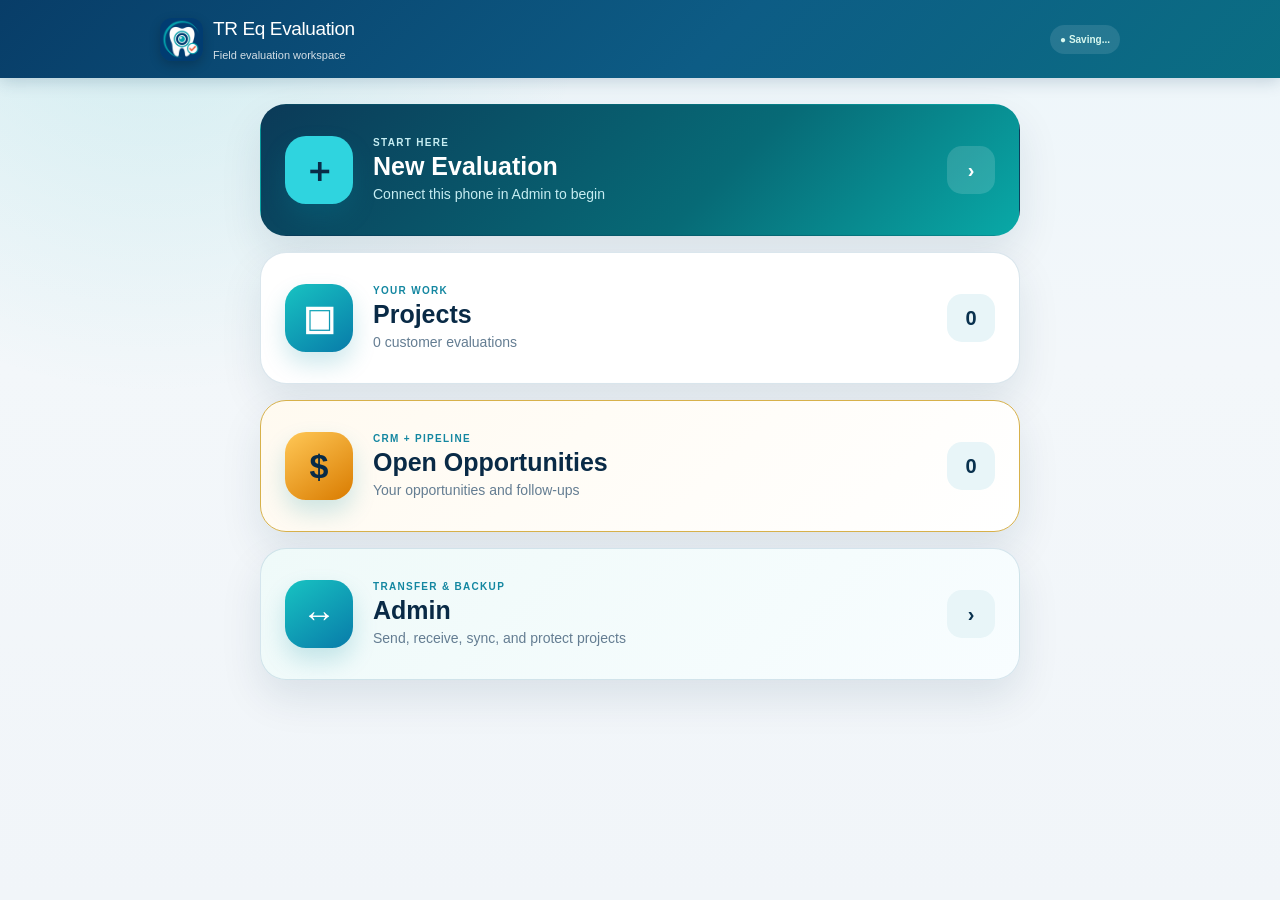
<file: index.html>
<!doctype html>
<html lang="en">
  <head>
    <meta charset="UTF-8" />
    <meta name="viewport" content="width=device-width, initial-scale=1, viewport-fit=cover" />
    <meta name="theme-color" content="#0b5a8f" />
    <meta name="apple-mobile-web-app-capable" content="yes" />
    <meta name="apple-mobile-web-app-status-bar-style" content="default" />
    <meta name="apple-mobile-web-app-title" content="TR Eq" />
    <link rel="manifest" href="./manifest.webmanifest" />
    <link rel="apple-touch-icon" href="./apple-touch-icon.png" />
    <title>TR Eq Evaluation</title>
    <script type="module" crossorigin src="./index-Cow50DER.js?release=95"></script>
    <link rel="stylesheet" crossorigin href="./index-T0fZzpPn.css?release=95">
  </head>
  <body>
    <div id="root"></div>
  </body>
</html>
</file>
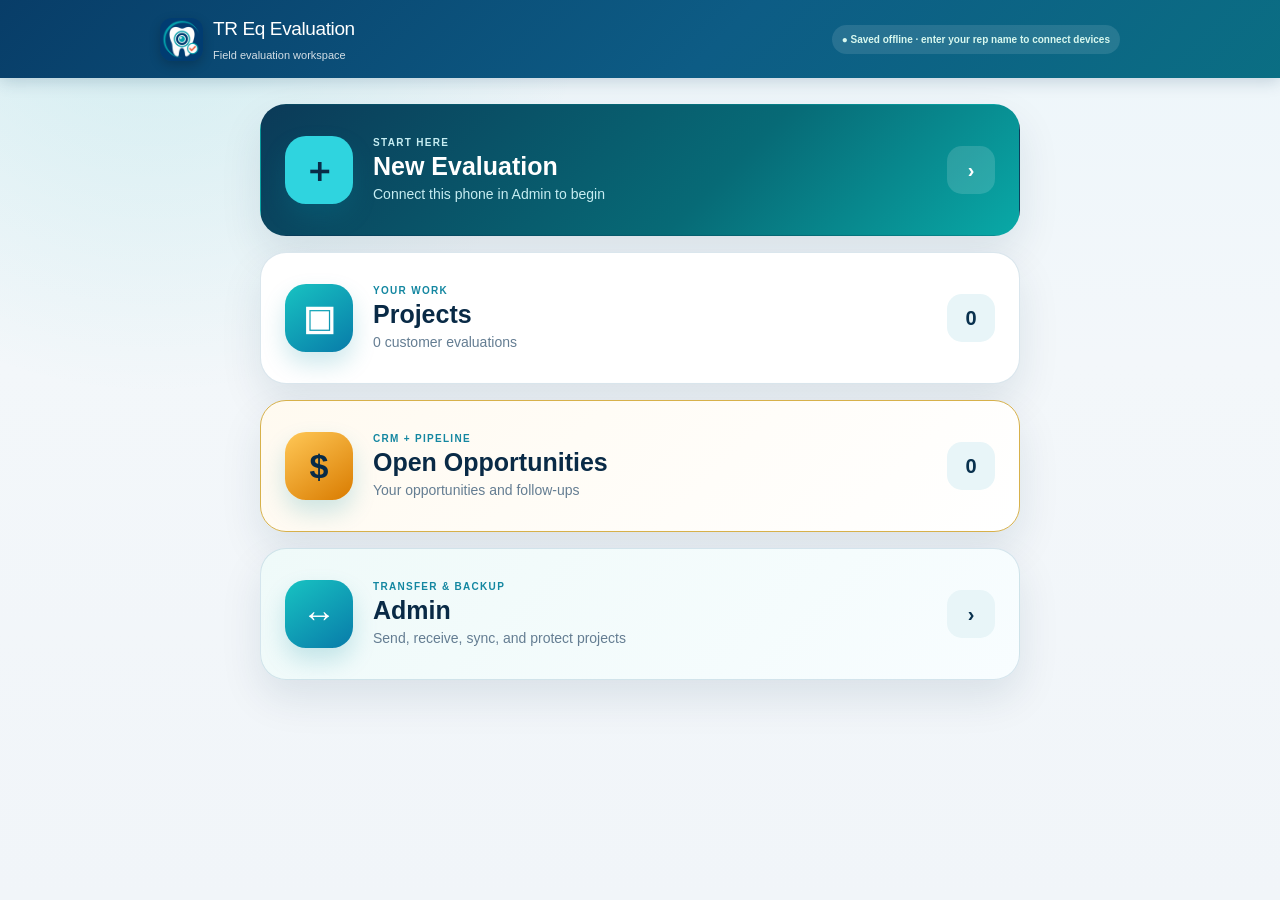
<file: refresh-phone.html>
<!doctype html>
<html lang="en">
  <head>
    <meta charset="UTF-8" />
    <meta name="viewport" content="width=device-width, initial-scale=1, viewport-fit=cover" />
    <meta name="theme-color" content="#0b5a8f" />
    <title>Update TR Eq</title>
    <style>
      body { margin: 0; min-height: 100vh; display: grid; place-items: center; background: #edf5fa; color: #073c64; font-family: system-ui, sans-serif; }
      main { width: min(88vw, 420px); padding: 32px; border-radius: 24px; background: white; box-shadow: 0 18px 50px #0b5a8f22; text-align: center; }
      img { width: 76px; height: 76px; border-radius: 20px; }
      h1 { margin: 18px 0 10px; font-size: 25px; }
      p { margin: 0; color: #4f718a; line-height: 1.5; }
      strong { display: block; margin-top: 20px; color: #008b7c; }
    </style>
  </head>
  <body>
    <main>
      <img src="./tr-eq-192.png" alt="TR Eq" />
      <h1>Updating TR Eq safely</h1>
      <p>Your projects, photos, and customer information are not being removed.</p>
      <strong id="status">Removing the obsolete app screen…</strong>
    </main>
    <script>
      (async () => {
        try {
          if ("serviceWorker" in navigator) {
            const registrations = await navigator.serviceWorker.getRegistrations();
            await Promise.all(registrations.map(registration => registration.unregister()));
          }
          if ("caches" in window) {
            const keys = await caches.keys();
            await Promise.all(keys.filter(key => key.startsWith("tr-eq-field-")).map(key => caches.delete(key)));
          }
          document.getElementById("status").textContent = "Update complete — opening the protected app…";
          setTimeout(() => location.replace("https://scuratol67.github.io/tr-eq-mobile-field-test/?look=v67"), 900);
        } catch (error) {
          document.getElementById("status").textContent = "Please close this page and open it once more.";
        }
      })();
    </script>
  </body>
</html>
</file>
